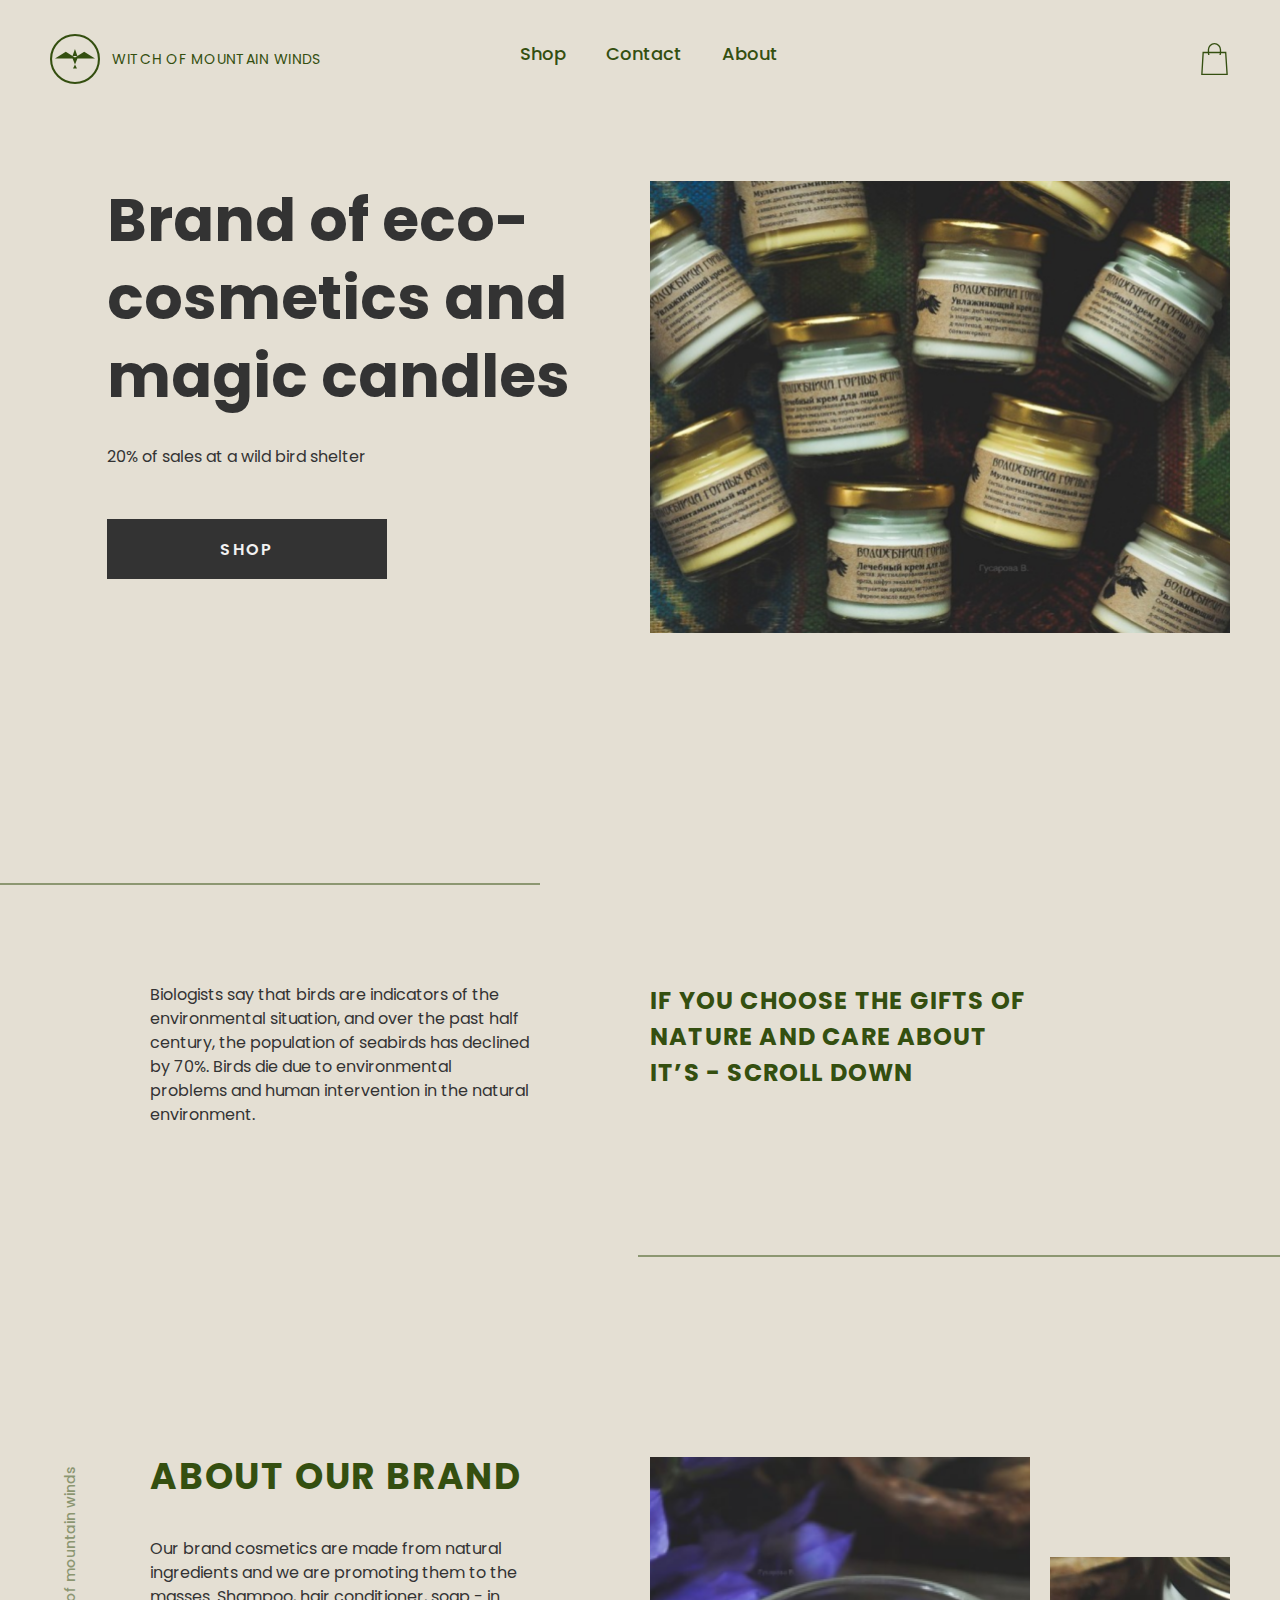
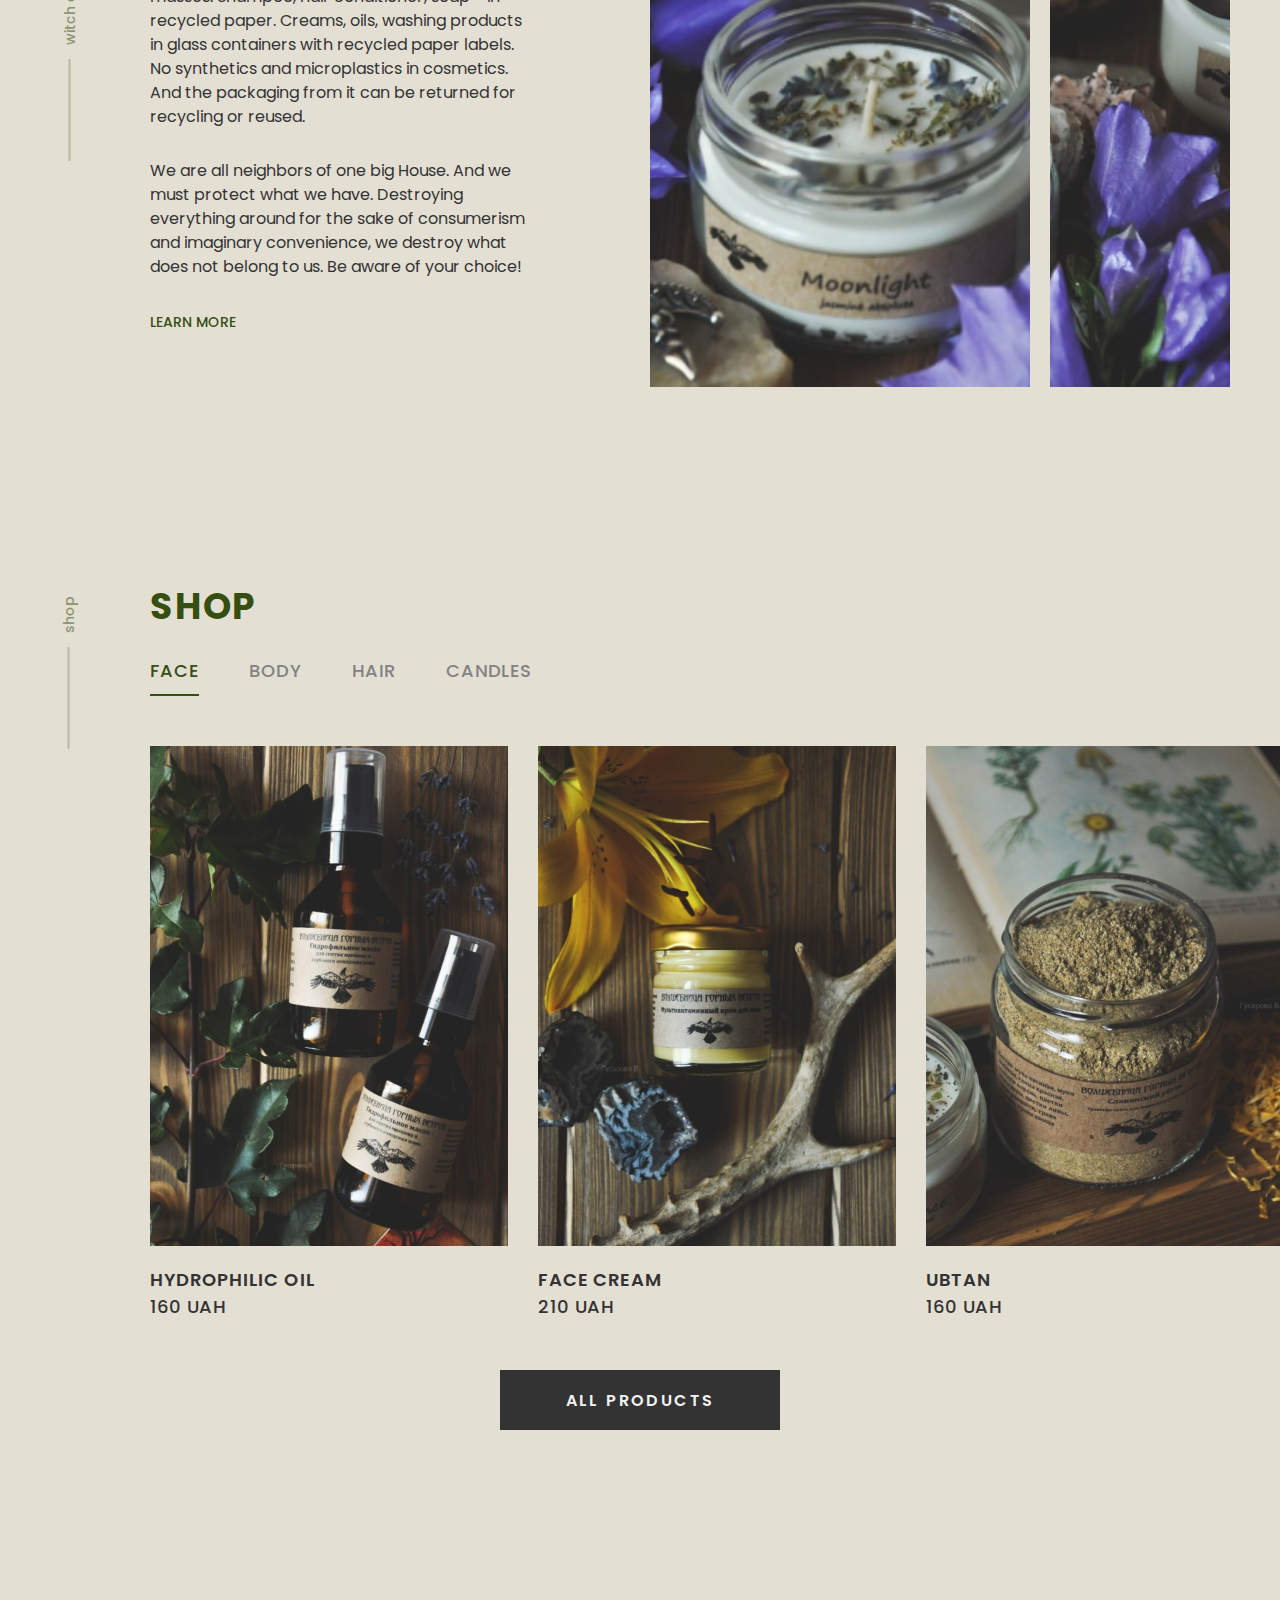
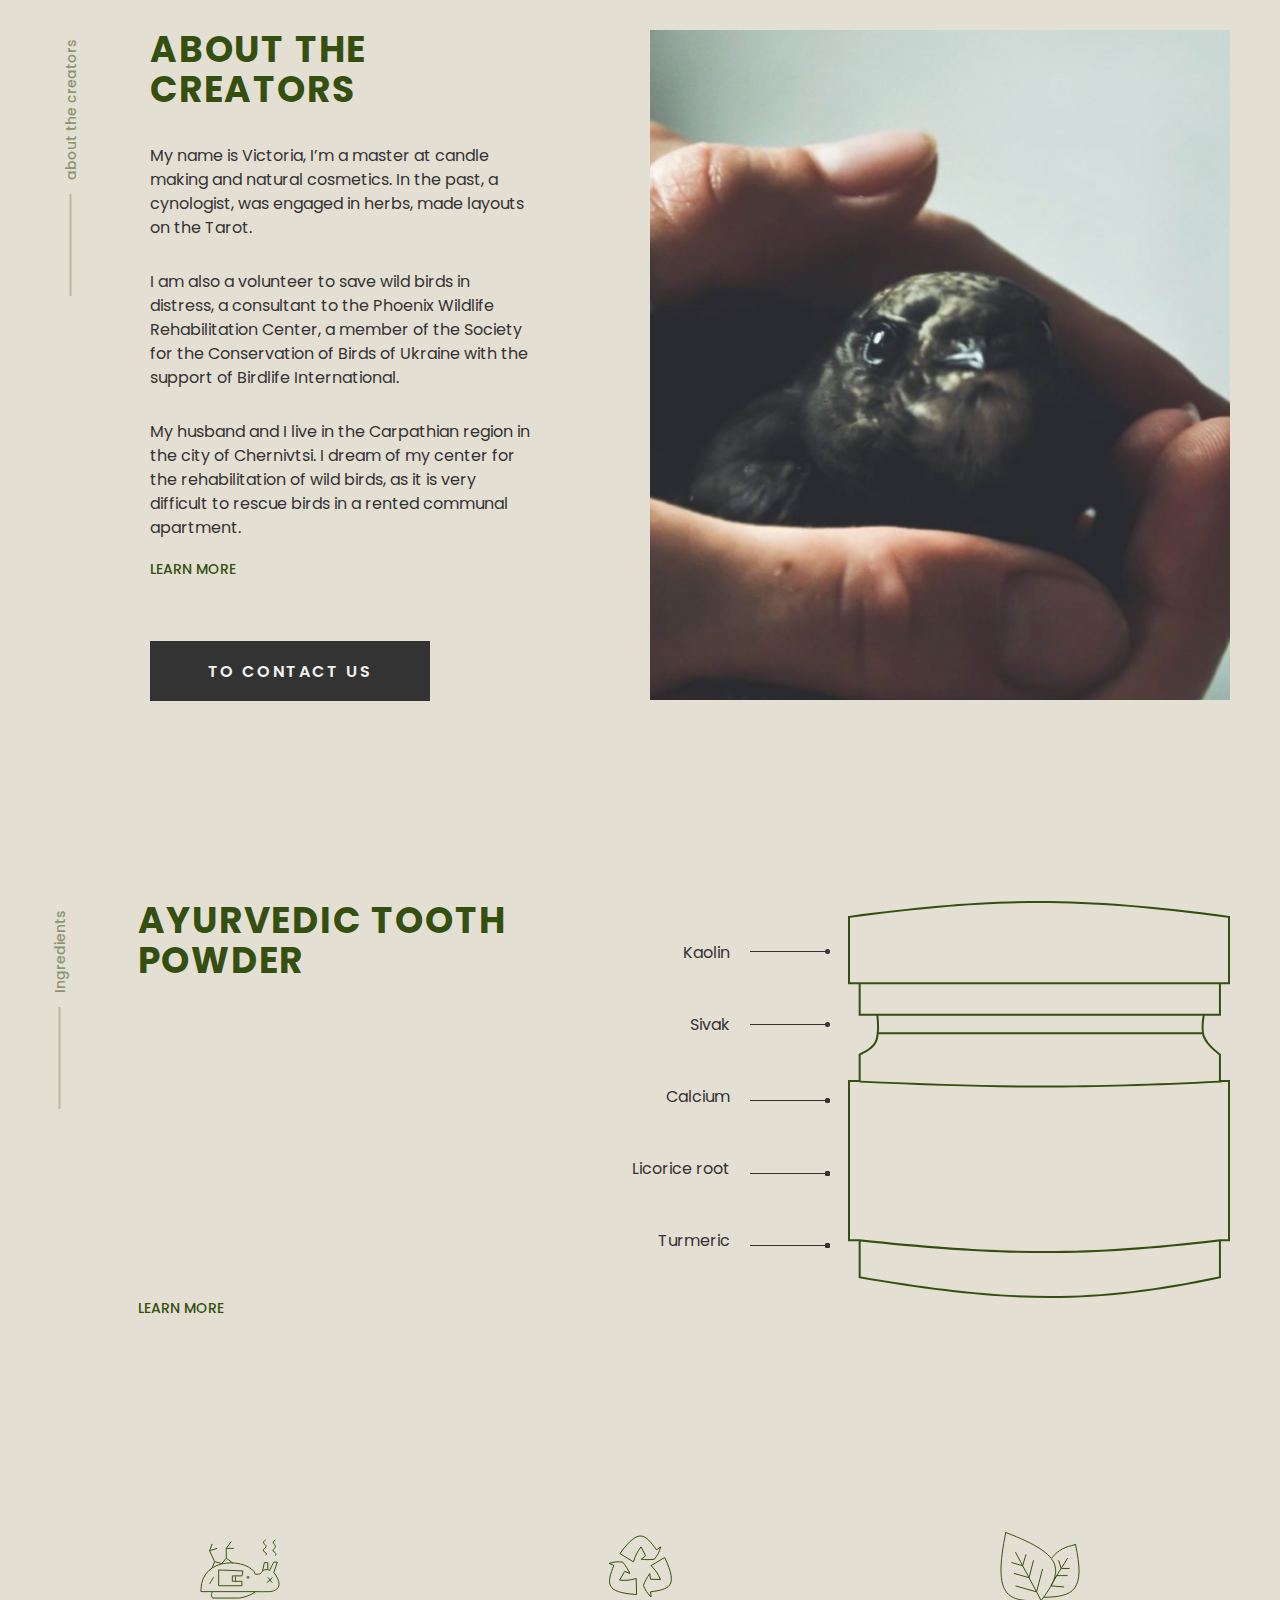
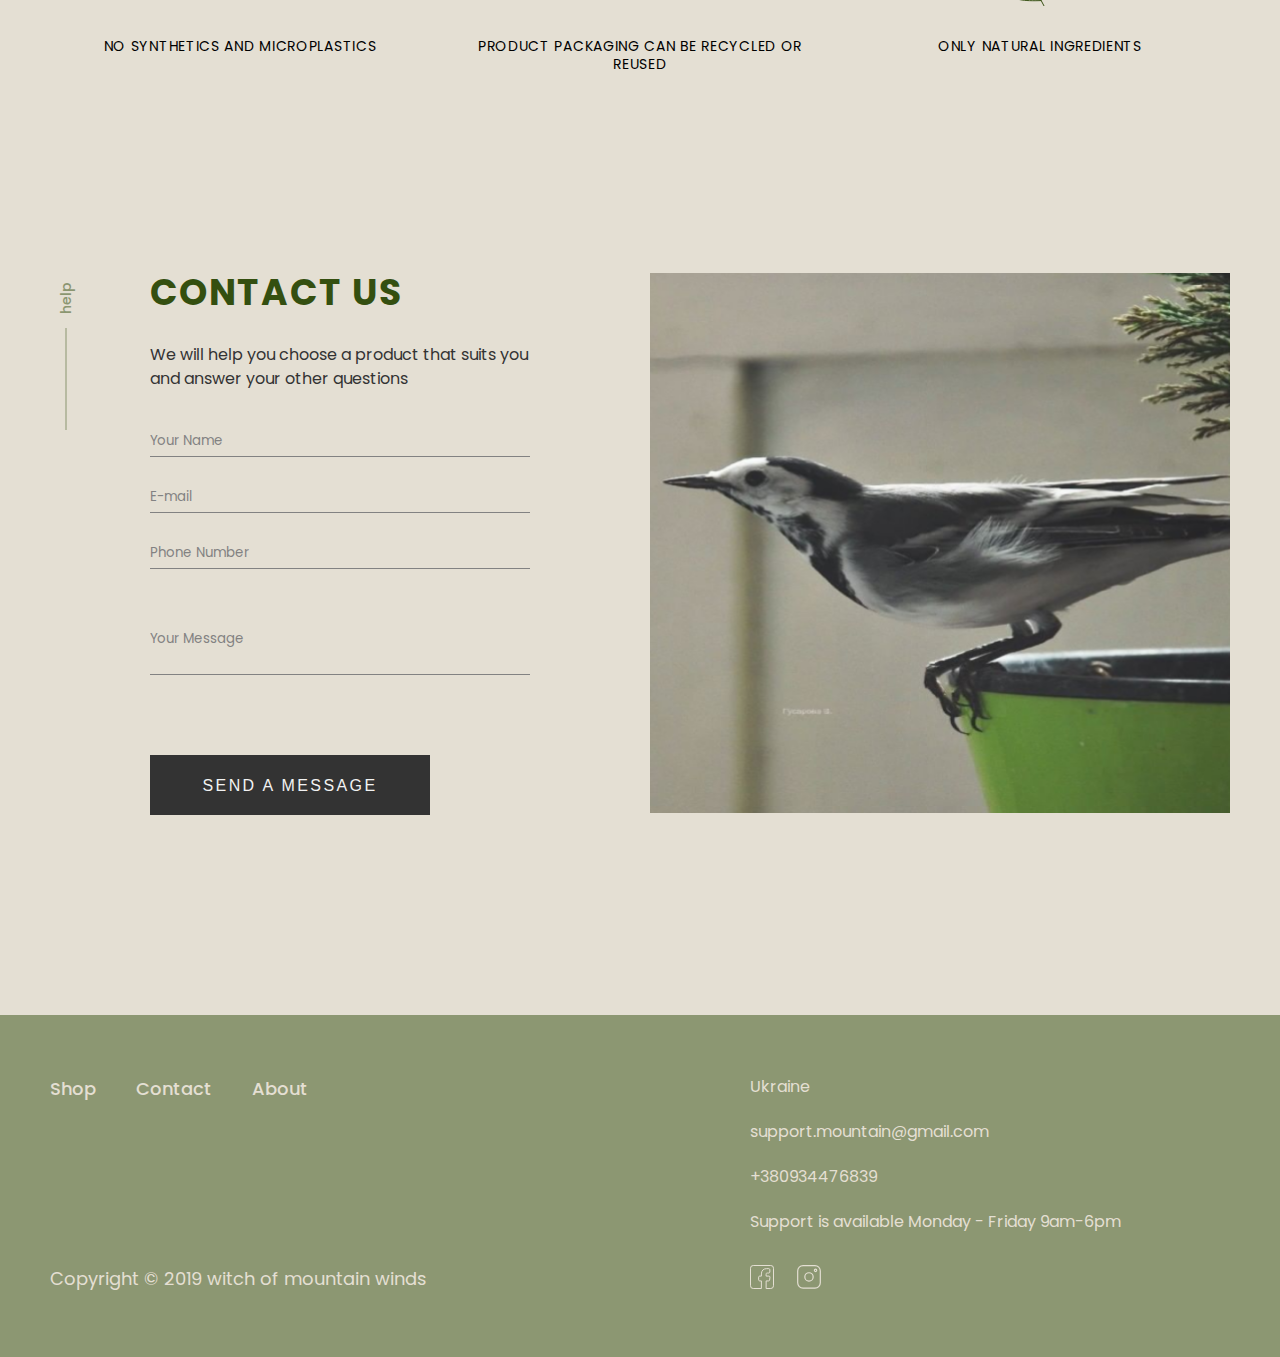
<file: index.html>
<!DOCTYPE html><html lang="en" class="page"><head><meta charset="UTF-8"><meta name="viewport" content="width=device-width, initial-scale=1.0"><link rel="stylesheet" href="main.cb624dec.css"><title>Eco-cosmetics</title><link rel="preconnect" href="https://fonts.googleapis.com"><link rel="preconnect" href="https://fonts.gstatic.com"><link href="https://fonts.googleapis.com/css2?family=Poppins:wght@400;500;600&display=swap" rel="stylesheet"><link rel="shortcut icon" href="logomobile.1533840d.svg" type="image/x-icon"></head><body class="page__body"> <header class="header page__section"> <div class="container"> <div class="grid grid--not-tablet"> <div class="header__nav grid__item grid__item--desktop-1-12"> <a href="#menu" class="icon icon--menu icon--menu-desktop"></a> <a href="#" class="logo logo--desktop"></a> <div class="header__nav--desktop"> <a href="#shop" class="header__menu"> Shop </a> <a href="#contact" class="header__menu"> Contact </a> <a href="#about" class="header__menu"> About </a> </div> <a href="#basket" class="icon icon--basket"></a> </div> <img src="header.d281a70f.png" alt="Image" class="header__image grid__item grid__item--desktop-7-12"> <div class="header__content grid__item grid__item--desktop-1-6 grid__item--desktop-row-2-2"> <h1 class="header__title"> Brand of eco-cosmetics and magic candles </h1> <p class="header__paragraph"> 20% of sales at a wild bird shelter </p> <a href="#shop" class="header__button button"> shop </a> </div> </div> </div> </header> <nav id="menu" class="menu page__menu"> <div class="container"> <div class="menu__nav"> <a href="#" class="icon icon--cross"> <svg width="15" height="15" fill="none" xmlns="http://www.w3.org/2000/svg"><path fill-rule="evenodd" clip-rule="evenodd" d="M7.452 6.726L.726 0 .02.707l6.726 6.726L0 14.178l.707.707L7.452 8.14l6.71 6.71.706-.708L8.16 7.433l6.69-6.69-.707-.707-6.69 6.69z" fill="#344F10"/></svg> </a> </div> <div class="menu__content"> <a href="#shop" class="menu__item"> Shop </a> <a href="#contact" class="menu__item"> Contact </a> <a href="#about" class="menu__item"> About </a> </div> </div> </nav> <main> <div class="info page__section"> <div class="container"> <div class="grid grid--not-tablet"> <h3 class="info__title page__title grid__item grid__item--desktop-7-10 grid__item--desktop-row-1-1"> if you choose the gifts of nature and care about it’s - scroll down </h3> <p class="info__paragraph page__paragraph grid__item grid__item--desktop-2-5 grid__item--desktop-row-1-1"> Biologists say that birds are indicators of the environmental situation, and over the past half century, the population of seabirds has declined by 70%. Birds die due to environmental problems and human intervention in the natural environment. </p> </div> </div> </div> <div id="about" class="about page__section"> <div class="container"> <p class="about__side-text side-text">witch of mountain winds</p> <div class="grid grid--not-phone"> <div class="about__content grid__item grid__item--tablet-1-3 grid__item--desktop-2-5"> <h2 class="about__title page__title"> about our brand </h2> <p class="about__paragraph page__paragraph"> Our brand cosmetics are made from natural ingredients and we are promoting them to the masses. Shampoo, hair conditioner, soap - in recycled paper. Creams, oils, washing products in glass containers with recycled paper labels. No synthetics and microplastics in cosmetics. And the packaging from it can be returned for recycling or reused. </p> <p class="about__paragraph about__paragraph--desktop page__paragraph"> We are all neighbors of one big House. And we must protect what we have. Destroying everything around for the sake of consumerism and imaginary convenience, we destroy what does not belong to us. Be aware of your choice! </p> <a href="#" class="about__link page__link"> learn more </a> </div> <img src="about.e43d2396.png" alt="Image" class="about__image grid__item grid__item--tablet-4-6 grid__item--desktop-7-10"> <img src="about2.4cdce75a.png" alt="Image" class="about__image about__image--secondary grid__item grid__item--desktop-11-12"> </div> </div> </div> <div id="shop" class="shop page__section"> <div class="container"> <p class="shop__side-text side-text"> shop </p> <div class="grid grid--not-phone"> <div class="grid__item grid__item--tablet-1-3 grid__item--desktop-2-5"> <h2 class="shop__title page__title"> shop </h2> <div class="shop__tab"> <a class="shop__link page__link shop__link--active"> face </a> <a class="shop__link page__link"> body </a> <a class="shop__link page__link"> hair </a> <a class="shop__link page__link"> candles </a> </div> </div> <div class="shop__content shop__content--active grid__item grid__item--tablet-1-6 grid__item--desktop-2-12"> <div class="shop__place"> <div class="shop__image-container"> <img src="oil.4c4e037a.png" alt="Oil" class="shop__image"> </div> <a href="oil.html" class="shop__item shop__item--name"> Hydrophilic oil </a> <p class="shop__item shop__item--price"> 160 UAH </p> </div> <div class="shop__place shop__place--2"> <div class="shop__image-container"> <img src="shop3.37f8a9b7.png" alt="Face cream" class="shop__image"> </div> <a class="shop__item shop__item--name"> Face cream </a> <p class="shop__item shop__item--price"> 210 UAH </p> </div> <div class="shop__place shop__place--3"> <div class="shop__image-container"> <img src="ubtan.16649858.png" alt="Oil" class="shop__image shop__image--last"> </div> <a class="shop__item shop__item--name"> ubtan </a> <p class="shop__item shop__item--price"> 160 UAH </p> </div> </div> </div> <a href="#" class="shop__button button grid__item grid__item--tablet-2-5 grid__item--desktop-5-8"> all products </a> </div> </div> <div class="about-creators page__section"> <div class="container"> <p class="about-creators__side-text side-text">about the creators</p> <div class="grid grid--not-phone"> <div class="about-creators__content grid__item grid__item--tablet-1-3 grid__item--desktop-2-5"> <h2 class="about-creators__title page__title"> about the creators </h2> <p class="about-creators__paragraph page__paragraph"> My name is Victoria, I’m a master at candle making and natural cosmetics. In the past, a cynologist, was engaged in herbs, made layouts on the Tarot. </p> <p class="about-creators__paragraph page__paragraph about-creators__paragraph--2"> I am also a volunteer to save wild birds in distress, a consultant to the Phoenix Wildlife Rehabilitation Center, a member of the Society for the Conservation of Birds of Ukraine with the support of Birdlife International. </p> <p class="about-creators__paragraph page__paragraph about-creators__paragraph--3"> My husband and I live in the Carpathian region in the city of Chernivtsi. I dream of my center for the rehabilitation of wild birds, as it is very difficult to rescue birds in a rented communal apartment. </p> <a href="#" class="about-creators__link page__link"> learn more </a> <a href="#contact" class="button"> to contact us </a> </div> <img src="creators.f3786613.png" alt="image" class="about-creators__image grid__item grid__item--tablet-4-6 grid__item--desktop-7-12"> </div> </div> </div> <div class="tooth-powder page__section"> <div class="container"> <div class="grid grid--not-tablet"> <p class="tooth-powder__side-text side-text"> Ingredients </p> <div class="grid__item grid__item--desktop-2-6"> <h2 class="tooth-powder__title page__title"> Ayurvedic Tooth <br> Powder </h2> </div> <div class="tooth-powder__content grid__item grid__item--desktop-7-8"> <p class="tooth-powder__ingridient"> Kaolin </p> <p class="tooth-powder__ingridient"> Sivak </p> <p class="tooth-powder__ingridient"> Calcium </p> <p class="tooth-powder__ingridient"> Licorice root </p> <p class="tooth-powder__ingridient"> Turmeric </p> </div> <div class="tooth-powder__picture grid__item grid__item--desktop-9-12"> </div> <a href="#" class="tooth-powder__link page__link grid__item grid__item--desktop-2-3"> learn more </a> </div> </div> </div> <div class="advantages page__section"> <div class="container"> <div class="grid grid--not-phone"> <div class="advantages__place grid__item grid__item--tablet-1-2 grid__item--desktop-1-4"> <img src="Group 10.7251de11.svg" alt="Image" class="advantages__image"> <p class="advantages__paragraph"> No synthetics and microplastics </p> </div> <div class="advantages__place grid__item grid__item--tablet-3-4 grid__item--desktop-5-8"> <img src="Group 11.e0cbf5b6.svg" alt="Image" class="advantages__image"> <p class="advantages__paragraph"> product packaging can be recycled or reused </p> </div> <div class="advantages__place grid__item grid__item--tablet-5-6 grid__item--desktop-9-12"> <img src="Group 9.c4ef7462.svg" alt="Image" class="advantages__image"> <p class="advantages__paragraph"> only natural ingredients </p> </div> </div> </div> </div> <div id="contact" class="contact page__section"> <div class="container"> <div class="grid grid--not-phone"> <p class="contact__side-text side-text">help</p> <div class="contact__content grid__item grid__item--tablet-1-3 grid__item--desktop-2-5"> <h2 class="contact__title page__title"> contact us </h2> <p class="contact__paragraph page__paragraph"> We will help you choose a product that suits you and answer your other questions </p> <form action="#" method="get" class="contact__form form"> <input type="name" class="form__input" placeholder="Your Name" required> <input type="email" class="form__input" placeholder="E-mail" required> <input type="tel" class="form__input" placeholder="Phone Number" required> <textarea class="form__input form__input--textarea" placeholder="Your Message" required></textarea> <button class="button button--submit" type="submit"> send a message </button> </form> </div> <div class="grid__item grid__item--tablet-4-6 grid__item--desktop-7-12"> <img src="contact.49b86dea.png" alt="Image" class="contact__image"> </div> </div> </div> </div> </main> <footer class="footer"> <div class="container"> <div class="grid grid--not-phone"> <div class="footer__menu grid__item grid__item--tablet-1-3 grid__item--desktop-1-3"> <a href="#shop" class="footer__menu--link"> Shop </a> <a href="#contact" class="footer__menu--link"> Contact </a> <a href="#about" class="footer__menu--link"> About </a> </div> <div class="footer__socials grid__item grid__item--tablet-1-3 grid__item--desktop-8-10 grid__item--desktop-row-2-2"> <a href="https://facebook.com" class="icon icon--facebook" target="_blank"> <svg width="24" height="24" fill="none" xmlns="http://www.w3.org/2000/svg"><g clip-path="url(#clip0_21779_1127)"><path d="M20.766 23.5h-4.644l.013-7.576h2.463c.52 0 .957-.39 1.018-.905l.328-2.765a1.026 1.026 0 00-1.018-1.146H16.12V9.295c0-.503.076-.786.216-.953.124-.147.394-.31 1.08-.31h1.392c.566-.001 1.025-.46 1.025-1.027v-2.33c0-.567-.46-1.026-1.026-1.026H16.54c-1.484 0-2.786.454-3.718 1.376-.933.922-1.44 2.258-1.44 3.912v2.17H9.657c-.568 0-1.028.462-1.026 1.03v0l.01 2.765c.003.565.461 1.022 1.026 1.022h1.728L11.38 23.5H3.234A2.734 2.734 0 01.5 20.766V3.234A2.734 2.734 0 013.234.5h17.532A2.734 2.734 0 0123.5 3.234v17.532a2.734 2.734 0 01-2.734 2.734z" stroke="#344F10"/></g></svg> </a> <a href="https://instagram.com" class="icon icon--instagram" target="_blank"> </a> </div> <div class="footer__contacts grid__item grid__item--tablet-4-6 grid__item--tablet-row-1-1 grid__item--desktop-8-12"> <a href="https://goo.gl/maps/AjUwxC3xuXg6YEYq8" class="footer__contact" target="_blank"> Ukraine </a> <a href="mailto:support.mountain@gmail.com" type="e-mail" class="footer__contact"> support.mountain@gmail.com </a> <a href="tel:+380934476839" class="footer__contact"> +380934476839 </a> <p class="footer__contact footer__contact--last">Support is available Monday - Friday 9am-6pm</p> </div> <p class="footer__copyright grid__item grid__item--tablet-1-3 grid__item--desktop-1-7"> &#169; 2019 witch of mountain winds </p> </div> </div> </footer> <script type="text/javascript" src="main.3397ba80.js"></script> </body></html>
</file>
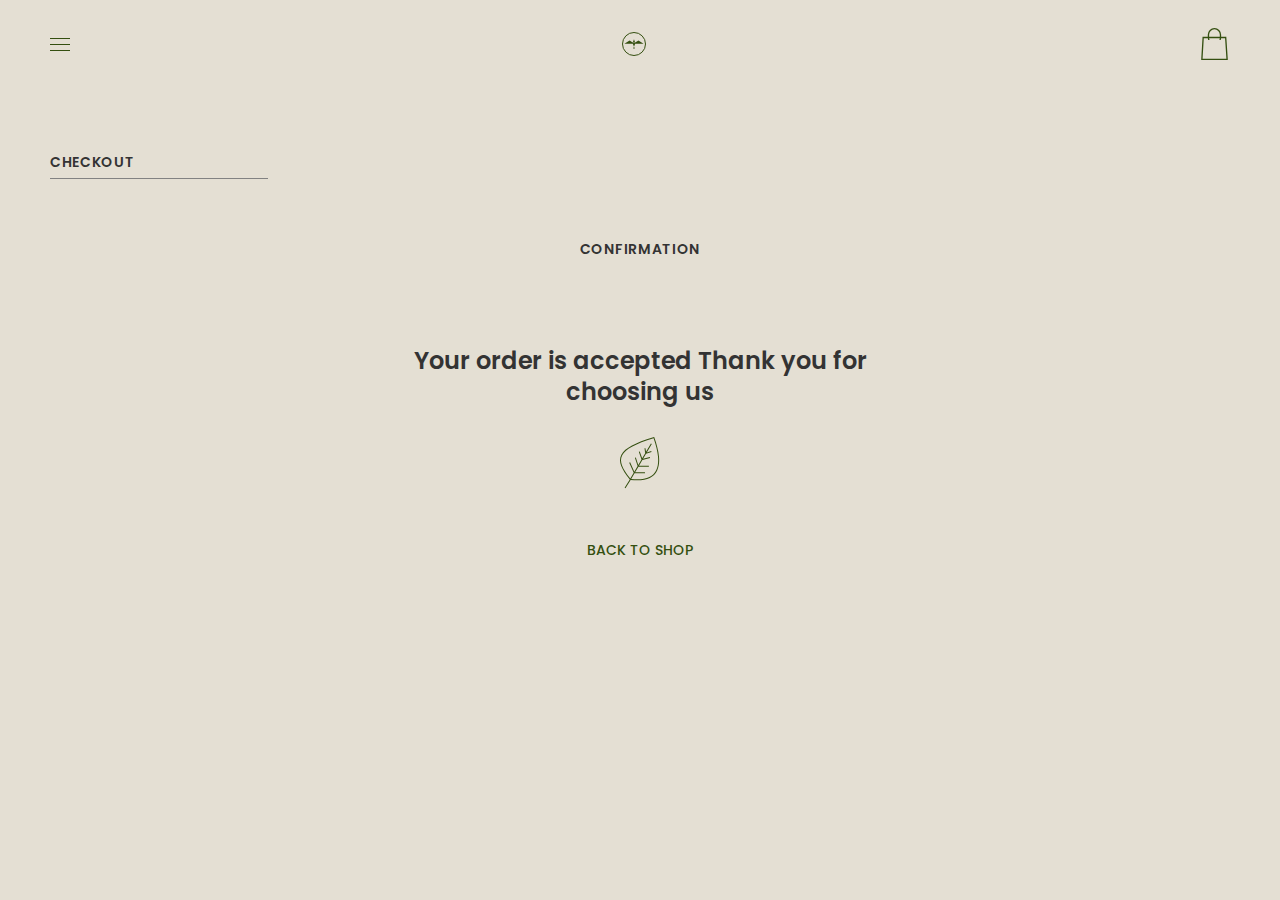
<file: confirmation.html>
<!DOCTYPE html><html lang="en" class="page"><head><meta charset="UTF-8"><meta name="viewport" content="width=device-width, initial-scale=1.0"><link rel="stylesheet" href="main.cb624dec.css"><title>Eco-cosmetics</title><link rel="preconnect" href="https://fonts.googleapis.com"><link rel="preconnect" href="https://fonts.gstatic.com"><link href="https://fonts.googleapis.com/css2?family=Poppins:wght@400;500;600&display=swap" rel="stylesheet"><link rel="shortcut icon" href="logomobile.1533840d.svg" type="image/x-icon"></head><body class="page__body"> <header class="header"> <div class="container"> <div class="header__nav"> <a href="#menu" class="icon icon--menu"></a> <a href="#" class="logo"></a> <a href="#basket" class="icon icon--basket"></a> </div> </div> </header> <nav id="menu" class="menu page__menu"> <div class="container"> <div class="menu__nav"> <a href="#" class="icon icon--cross"> <svg width="15" height="15" fill="none" xmlns="http://www.w3.org/2000/svg"><path fill-rule="evenodd" clip-rule="evenodd" d="M7.452 6.726L.726 0 .02.707l6.726 6.726L0 14.178l.707.707L7.452 8.14l6.71 6.71.706-.708L8.16 7.433l6.69-6.69-.707-.707-6.69 6.69z" fill="#344F10"/></svg> </a> </div> <div class="menu__content"> <a href="index.html#shop" class="menu__item"> Shop </a> <a href="index.html#contact" class="menu__item"> Contact </a> <a href="index.html#about" class="menu__item"> About </a> </div> </div> </nav> <main> <div class="checkout"> <div class="container"> <h3 class="checkout__title"> checkout </h3> <div class="checkout__element checkout__element--last"> <h3 class="checkout__title checkout__title--confirmation"> confirmation </h3> <h2 class="checkout__gratitude"> Your order is accepted Thank you for choosing us </h2> <img src="leaf.8a1fd771.svg" alt="image" class="checkout__image checkout__image--leaf"> <a href="index.html" class="checkout__link page__link"> back to shop </a> </div> </div> </div> </main> </body></html>
</file>
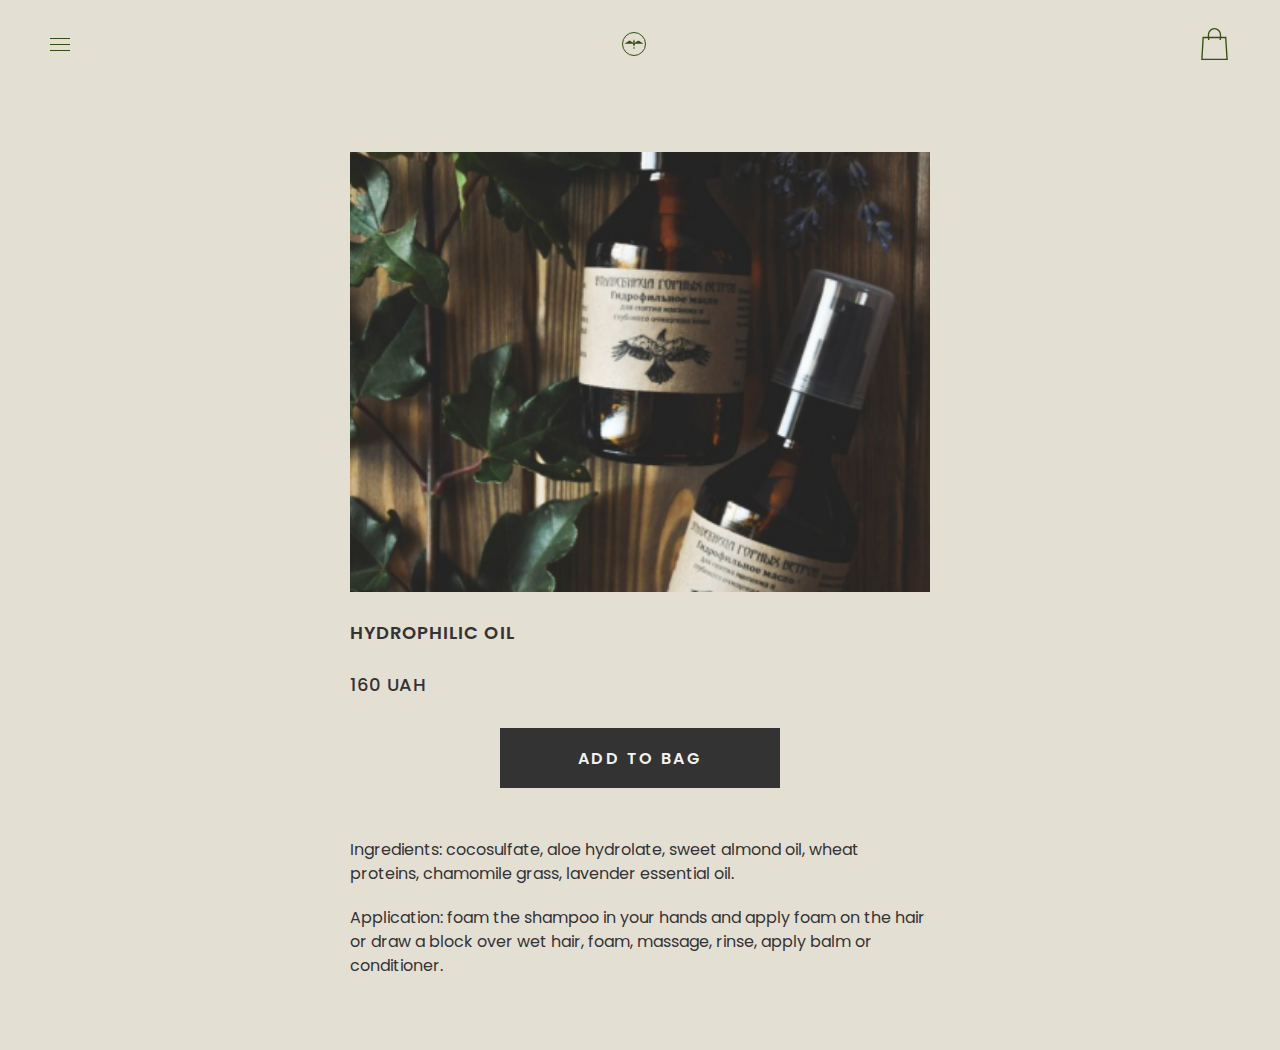
<file: oil.html>
<!DOCTYPE html><html lang="en" class="page"><head><meta charset="UTF-8"><meta name="viewport" content="width=device-width, initial-scale=1.0"><link rel="stylesheet" href="main.cb624dec.css"><title>Eco-cosmetics</title><link rel="preconnect" href="https://fonts.googleapis.com"><link rel="preconnect" href="https://fonts.gstatic.com"><link href="https://fonts.googleapis.com/css2?family=Poppins:wght@400;500;600&display=swap" rel="stylesheet"><link rel="shortcut icon" href="logomobile.1533840d.svg" type="image/x-icon"></head><body class="page__body"> <header class="header"> <div class="container"> <div class="header__nav"> <a href="#menu" class="icon icon--menu"></a> <a href="#" class="logo"></a> <a href="#basket" class="icon icon--basket"></a> </div> </div> </header> <nav id="menu" class="menu page__menu"> <div class="container"> <div class="menu__nav"> <a href="#" class="icon icon--cross"> <svg width="15" height="15" fill="none" xmlns="http://www.w3.org/2000/svg"><path fill-rule="evenodd" clip-rule="evenodd" d="M7.452 6.726L.726 0 .02.707l6.726 6.726L0 14.178l.707.707L7.452 8.14l6.71 6.71.706-.708L8.16 7.433l6.69-6.69-.707-.707-6.69 6.69z" fill="#344F10"/></svg> </a> </div> <div class="menu__content"> <a href="index.html#shop" class="menu__item"> Shop </a> <a href="index.html#contact" class="menu__item"> Contact </a> <a href="index.html#about" class="menu__item"> About </a> </div> </div> </nav> <main> <div class="item-page"> <div class="container"> <div class="grid grid--not-phone"> <div class="grid__item grid__item--tablet-2-5 grid__item--desktop-4-9"> <div class="item-page__element"> <div class="item-page__title"> <a href="oil.html" class="item-page__name shop__item"> Hydrophilic oil </a> <p class="item-page__price shop__item shop__item--price"> 160 UAH </p> </div> <div class="item-page__image-container"> <img src="oil.4c4e037a.png" alt="Oil" class="item-page__image"> </div> </div> <a href="shipping.html" class="button item-page__button"> add to bag </a> <p class="page__paragraph item-page__paragraph"> Ingredients: cocosulfate, aloe hydrolate, sweet almond oil, wheat proteins, chamomile grass, lavender essential oil. </p> <p class="page__paragraph item-page__paragraph"> Application: foam the shampoo in your hands and apply foam on the hair or draw a block over wet hair, foam, massage, rinse, apply balm or conditioner. </p> </div> </div> </div> </div> </main> </body></html>
</file>
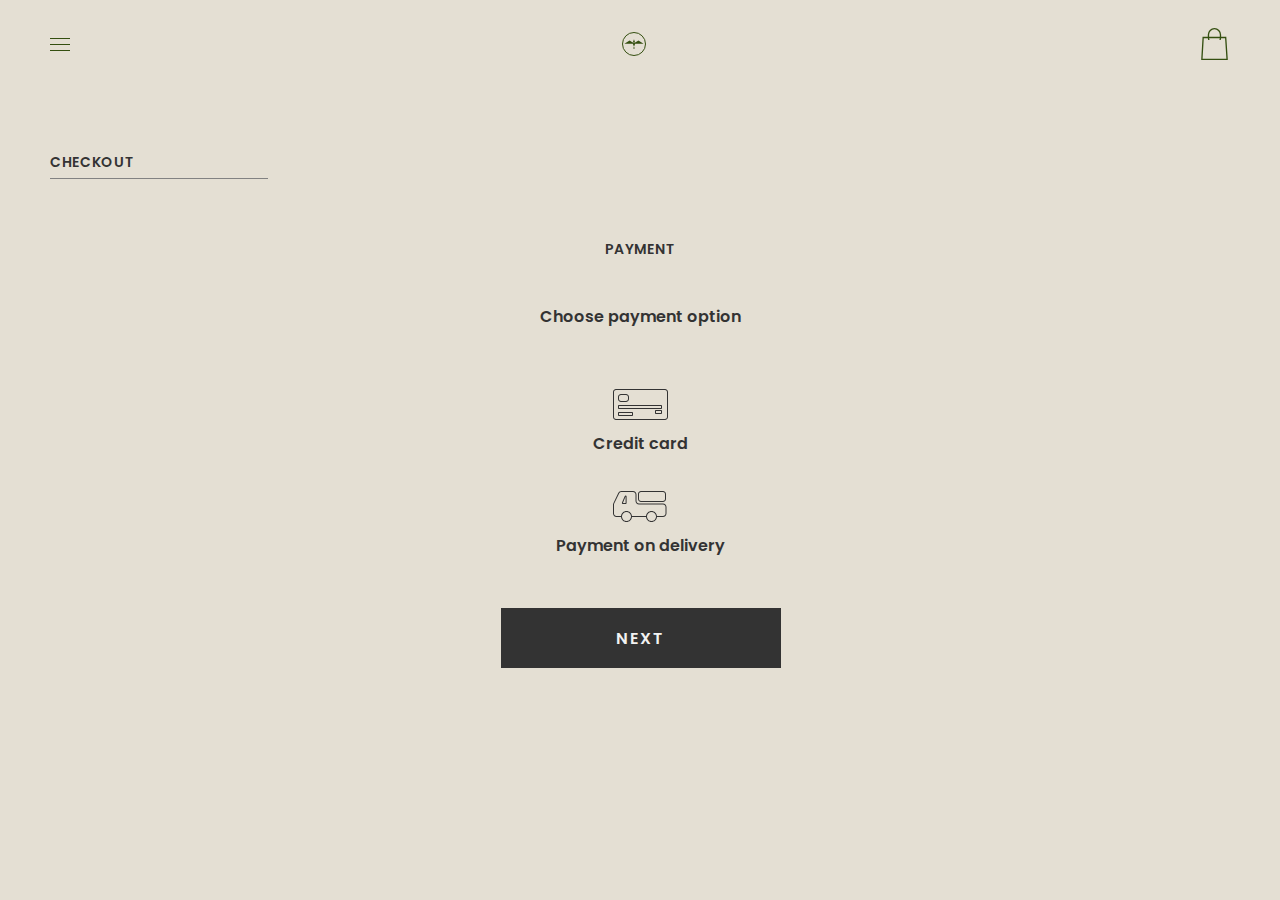
<file: payment.html>
<!DOCTYPE html><html lang="en" class="page"><head><meta charset="UTF-8"><meta name="viewport" content="width=device-width, initial-scale=1.0"><link rel="stylesheet" href="main.cb624dec.css"><title>Eco-cosmetics</title><link rel="preconnect" href="https://fonts.googleapis.com"><link rel="preconnect" href="https://fonts.gstatic.com"><link href="https://fonts.googleapis.com/css2?family=Poppins:wght@400;500;600&display=swap" rel="stylesheet"><link rel="shortcut icon" href="logomobile.1533840d.svg" type="image/x-icon"></head><body class="page__body"> <header class="header"> <div class="container"> <div class="header__nav"> <a href="#menu" class="icon icon--menu"></a> <a href="#" class="logo"></a> <a href="#basket" class="icon icon--basket"></a> </div> </div> </header> <nav id="menu" class="menu page__menu"> <div class="container"> <div class="menu__nav"> <a href="#" class="icon icon--cross"> <svg width="15" height="15" fill="none" xmlns="http://www.w3.org/2000/svg"><path fill-rule="evenodd" clip-rule="evenodd" d="M7.452 6.726L.726 0 .02.707l6.726 6.726L0 14.178l.707.707L7.452 8.14l6.71 6.71.706-.708L8.16 7.433l6.69-6.69-.707-.707-6.69 6.69z" fill="#344F10"/></svg> </a> </div> <div class="menu__content"> <a href="index.html#shop" class="menu__item"> Shop </a> <a href="index.html#contact" class="menu__item"> Contact </a> <a href="index.html#about" class="menu__item"> About </a> </div> </div> </nav> <main> <div class="checkout"> <div class="container"> <h3 class="checkout__title"> checkout </h3> <div class="checkout__element"> <h3 class="checkout__title checkout__title--shipping"> payment </h3> <form action="#" class="checkout__payment-method"> <p class="checkout__payment-options checkout__payment-options--first"> Choose payment option </p> <input type="checkbox" class="checkout__checkbox" id="card"> <img src="Union.8a48bd99.svg" alt="image" class="checkout__image"> <label for="card" class="checkout__payment-options checkout__payment-options--second"> Credit card </label> <input type="checkbox" class="checkout__checkbox" id="delivery"> <img src="payment2.bd0a6c30.svg" alt="image" class="checkout__image"> <label for="delivery" class="checkout__payment-options checkout__payment-options--third"> Payment on delivery </label> </form> <a href="confirmation.html" class="button"> next </a> </div> </div> </div> </main> </body></html>
</file>
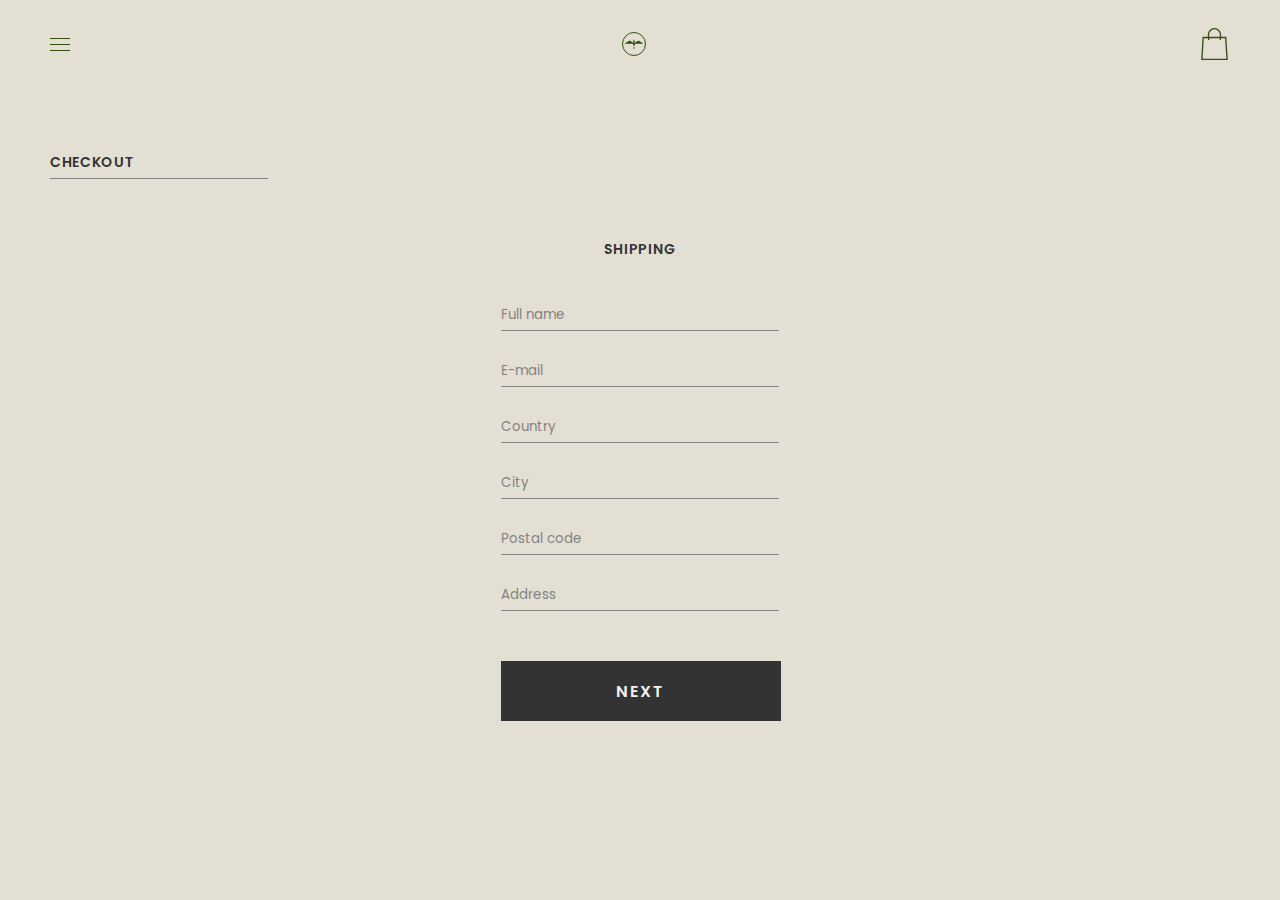
<file: shipping.html>
<!DOCTYPE html><html lang="en" class="page"><head><meta charset="UTF-8"><meta name="viewport" content="width=device-width, initial-scale=1.0"><link rel="stylesheet" href="main.cb624dec.css"><title>Eco-cosmetics</title><link rel="preconnect" href="https://fonts.googleapis.com"><link rel="preconnect" href="https://fonts.gstatic.com"><link href="https://fonts.googleapis.com/css2?family=Poppins:wght@400;500;600&display=swap" rel="stylesheet"><link rel="shortcut icon" href="logomobile.1533840d.svg" type="image/x-icon"></head><body class="page__body"> <header class="header"> <div class="container"> <div class="header__nav"> <a href="#menu" class="icon icon--menu"></a> <a href="#" class="logo"></a> <a href="#basket" class="icon icon--basket"></a> </div> </div> </header> <nav id="menu" class="menu page__menu"> <div class="container"> <div class="menu__nav"> <a href="#" class="icon icon--cross"> <svg width="15" height="15" fill="none" xmlns="http://www.w3.org/2000/svg"><path fill-rule="evenodd" clip-rule="evenodd" d="M7.452 6.726L.726 0 .02.707l6.726 6.726L0 14.178l.707.707L7.452 8.14l6.71 6.71.706-.708L8.16 7.433l6.69-6.69-.707-.707-6.69 6.69z" fill="#344F10"/></svg> </a> </div> <div class="menu__content"> <a href="index.html#shop" class="menu__item"> Shop </a> <a href="index.html#contact" class="menu__item"> Contact </a> <a href="index.html#about" class="menu__item"> About </a> </div> </div> </nav> <main> <div class="checkout"> <div class="container"> <h3 class="checkout__title"> checkout </h3> <div class="checkout__element"> <h3 class="checkout__title checkout__title--shipping"> shipping </h3> <form action="#" method="get" class="form checkout__form"> <input type="text" class="form__input" placeholder="Full name" required> <input type="email" class="form__input" placeholder="E-mail" required> <input type="text" class="form__input" placeholder="Country" required> <input type="text" class="form__input" placeholder="City" required> <input type="number" class="form__input" placeholder="Postal code" required> <input type="text" class="form__input" placeholder="Address" required> </form> <a href="payment.html" class="button"> next </a> </div> </div> </div> </main> </body></html>
</file>
<file: main.cb624dec.css>
.icon,.logo{background-position:50%;background-repeat:no-repeat;background-size:contain}*{margin:0}.page{font-family:Poppins,sans-serif;font-weight:600;background-color:#e4dfd3;color:#333;scroll-behavior:smooth}.page__body--with-menu{overflow:hidden}.page__section{margin-bottom:100px}@media (min-width:640px){.page__section{margin-bottom:130px}}@media (min-width:1280px){.page__section{margin-bottom:200px}}.page__menu{position:fixed;top:0;right:0;transform:translateX(-100%);transition:transform .3s}@media (min-width:1280px){.page__menu{display:none}}.page__menu:target{transform:translateX(0)}.page__title{font-size:24px;line-height:36px;letter-spacing:.05em;text-transform:uppercase;color:#344f10}@media (min-width:1280px){.page__title{font-size:36px;line-height:40px}}.page__paragraph{font-weight:400;font-size:14px;line-height:21px;color:#333}@media (min-width:640px){.page__paragraph{font-size:16px;line-height:24px}}.page__link{text-decoration:none;text-transform:uppercase;font-weight:500;font-size:14px;line-height:18px;color:#344f10;padding-bottom:10px;border-bottom:2px solid transparent;transition:all .3s}.page__link:hover{border-bottom:2px solid #344f10}.container{margin:0 auto;max-width:1280px;padding:0 20px;position:relative}@media (min-width:640px){.container{padding:0 27px}}@media (min-width:1280px){.container{padding:0 50px}}.container--checkout{padding:0 20px}.grid{display:grid;grid-template-columns:repeat(2,1fr);column-gap:20px}@media (min-width:640px){.grid{grid-template-columns:repeat(6,1fr);column-gap:30px}}@media (min-width:1280px){.grid{grid-template-columns:repeat(12,1fr);column-gap:20px}}.grid--not-phone{display:block}@media (min-width:640px){.grid--not-phone{display:grid}}.grid--not-tablet{display:block}@media (min-width:1280px){.grid--not-tablet{display:grid}}.grid__item{margin:0}@media (min-width:640px){.grid__item--tablet-1-1{grid-column:1/2}.grid__item--tablet-1-2{grid-column:1/3}.grid__item--tablet-1-3{grid-column:1/4}.grid__item--tablet-1-4{grid-column:1/5}.grid__item--tablet-1-5{grid-column:1/6}.grid__item--tablet-1-6{grid-column:1/7}.grid__item--tablet-2-2{grid-column:2/3}.grid__item--tablet-2-3{grid-column:2/4}.grid__item--tablet-2-4{grid-column:2/5}.grid__item--tablet-2-5{grid-column:2/6}.grid__item--tablet-2-6{grid-column:2/7}.grid__item--tablet-3-3{grid-column:3/4}.grid__item--tablet-3-4{grid-column:3/5}.grid__item--tablet-3-5{grid-column:3/6}.grid__item--tablet-3-6{grid-column:3/7}.grid__item--tablet-4-4{grid-column:4/5}.grid__item--tablet-4-5{grid-column:4/6}.grid__item--tablet-4-6{grid-column:4/7}.grid__item--tablet-5-5{grid-column:5/6}.grid__item--tablet-5-6{grid-column:5/7}.grid__item--tablet-6-6{grid-column:6/7}}@media (min-width:640px){.grid__item--tablet-row-1-1{grid-row:1/1}.grid__item--tablet-row-1-2{grid-row:1/2}.grid__item--tablet-row-1-3{grid-row:1/3}.grid__item--tablet-row-1-4{grid-row:1/4}.grid__item--tablet-row-1-5{grid-row:1/5}.grid__item--tablet-row-2-2{grid-row:2/2}.grid__item--tablet-row-2-3{grid-row:2/3}.grid__item--tablet-row-2-4{grid-row:2/4}.grid__item--tablet-row-2-5{grid-row:2/5}.grid__item--tablet-row-3-3{grid-row:3/3}.grid__item--tablet-row-3-4{grid-row:3/4}.grid__item--tablet-row-3-5{grid-row:3/5}.grid__item--tablet-row-4-4{grid-row:4/4}.grid__item--tablet-row-4-5{grid-row:4/5}.grid__item--tablet-row-5-5{grid-row:5/5}}@media (min-width:1280px){.grid__item--desktop-row-1-1{grid-row:1/1}.grid__item--desktop-row-1-2{grid-row:1/2}.grid__item--desktop-row-1-3{grid-row:1/3}.grid__item--desktop-row-1-4{grid-row:1/4}.grid__item--desktop-row-1-5{grid-row:1/5}.grid__item--desktop-row-2-2{grid-row:2/2}.grid__item--desktop-row-2-3{grid-row:2/3}.grid__item--desktop-row-2-4{grid-row:2/4}.grid__item--desktop-row-2-5{grid-row:2/5}.grid__item--desktop-row-3-3{grid-row:3/3}.grid__item--desktop-row-3-4{grid-row:3/4}.grid__item--desktop-row-3-5{grid-row:3/5}.grid__item--desktop-row-4-4{grid-row:4/4}.grid__item--desktop-row-4-5{grid-row:4/5}.grid__item--desktop-row-5-5{grid-row:5/5}}@media (min-width:1280px){.grid__item--desktop-1-1{grid-column:1/2}.grid__item--desktop-1-2{grid-column:1/3}.grid__item--desktop-1-3{grid-column:1/4}.grid__item--desktop-1-4{grid-column:1/5}.grid__item--desktop-1-5{grid-column:1/6}.grid__item--desktop-1-6{grid-column:1/7}.grid__item--desktop-1-7{grid-column:1/8}.grid__item--desktop-1-8{grid-column:1/9}.grid__item--desktop-1-9{grid-column:1/10}.grid__item--desktop-1-10{grid-column:1/11}.grid__item--desktop-1-11{grid-column:1/12}.grid__item--desktop-1-12{grid-column:1/13}.grid__item--desktop-2-2{grid-column:2/3}.grid__item--desktop-2-3{grid-column:2/4}.grid__item--desktop-2-4{grid-column:2/5}.grid__item--desktop-2-5{grid-column:2/6}.grid__item--desktop-2-6{grid-column:2/7}.grid__item--desktop-2-7{grid-column:2/8}.grid__item--desktop-2-8{grid-column:2/9}.grid__item--desktop-2-9{grid-column:2/10}.grid__item--desktop-2-10{grid-column:2/11}.grid__item--desktop-2-11{grid-column:2/12}.grid__item--desktop-2-12{grid-column:2/13}.grid__item--desktop-3-3{grid-column:3/4}.grid__item--desktop-3-4{grid-column:3/5}.grid__item--desktop-3-5{grid-column:3/6}.grid__item--desktop-3-6{grid-column:3/7}.grid__item--desktop-3-7{grid-column:3/8}.grid__item--desktop-3-8{grid-column:3/9}.grid__item--desktop-3-9{grid-column:3/10}.grid__item--desktop-3-10{grid-column:3/11}.grid__item--desktop-3-11{grid-column:3/12}.grid__item--desktop-3-12{grid-column:3/13}.grid__item--desktop-4-4{grid-column:4/5}.grid__item--desktop-4-5{grid-column:4/6}.grid__item--desktop-4-6{grid-column:4/7}.grid__item--desktop-4-7{grid-column:4/8}.grid__item--desktop-4-8{grid-column:4/9}.grid__item--desktop-4-9{grid-column:4/10}.grid__item--desktop-4-10{grid-column:4/11}.grid__item--desktop-4-11{grid-column:4/12}.grid__item--desktop-4-12{grid-column:4/13}.grid__item--desktop-5-5{grid-column:5/6}.grid__item--desktop-5-6{grid-column:5/7}.grid__item--desktop-5-7{grid-column:5/8}.grid__item--desktop-5-8{grid-column:5/9}.grid__item--desktop-5-9{grid-column:5/10}.grid__item--desktop-5-10{grid-column:5/11}.grid__item--desktop-5-11{grid-column:5/12}.grid__item--desktop-5-12{grid-column:5/13}.grid__item--desktop-6-6{grid-column:6/7}.grid__item--desktop-6-7{grid-column:6/8}.grid__item--desktop-6-8{grid-column:6/9}.grid__item--desktop-6-9{grid-column:6/10}.grid__item--desktop-6-10{grid-column:6/11}.grid__item--desktop-6-11{grid-column:6/12}.grid__item--desktop-6-12{grid-column:6/13}.grid__item--desktop-7-7{grid-column:7/8}.grid__item--desktop-7-8{grid-column:7/9}.grid__item--desktop-7-9{grid-column:7/10}.grid__item--desktop-7-10{grid-column:7/11}.grid__item--desktop-7-11{grid-column:7/12}.grid__item--desktop-7-12{grid-column:7/13}.grid__item--desktop-8-8{grid-column:8/9}.grid__item--desktop-8-9{grid-column:8/10}.grid__item--desktop-8-10{grid-column:8/11}.grid__item--desktop-8-11{grid-column:8/12}.grid__item--desktop-8-12{grid-column:8/13}.grid__item--desktop-9-9{grid-column:9/10}.grid__item--desktop-9-10{grid-column:9/11}.grid__item--desktop-9-11{grid-column:9/12}.grid__item--desktop-9-12{grid-column:9/13}.grid__item--desktop-10-10{grid-column:10/11}.grid__item--desktop-10-11{grid-column:10/12}.grid__item--desktop-10-12{grid-column:10/13}.grid__item--desktop-11-11{grid-column:11/12}.grid__item--desktop-11-12{grid-column:11/13}.grid__item--desktop-12-12{grid-column:12/13}}.header{overflow:hidden;padding:15px 0 0}@media (min-width:640px){.header{padding:28px 0 0}}.header__nav{display:flex;flex-direction:row;justify-content:space-between;align-items:center;margin-bottom:20px}@media (min-width:640px){.header__nav{display:grid;grid-template-columns:auto auto auto;justify-items:center;margin-bottom:36px}}@media (min-width:1280px){.header__nav{margin-bottom:92px;align-items:center}}.header__nav--desktop{display:none;gap:40px}@media (min-width:1280px){.header__nav--desktop{display:flex}}.header__menu{border-bottom:2px solid transparent;padding:12px 0 20px;font-weight:500;font-size:18px;line-height:27px;color:#344f10;text-transform:capitalize;text-decoration:none;transition:all .3s}.header__menu:hover{border-bottom:2px solid #344f10}.header__image{display:flex;position:relative;left:-20px;right:-20px;height:268px;object-fit:cover;width:108%;margin-bottom:25px}@media (min-width:640px){.header__image{height:500px;width:100%;left:0;right:0;margin-bottom:50px}}@media (min-width:1280px){.header__image{height:452px}}.header__content{display:flex;flex-direction:column;margin:0 auto;align-items:center}@media (min-width:640px){.header__content{width:466px}}@media (min-width:1280px){.header__content{align-items:start}}.header__title{font-size:24px;line-height:31px;text-align:center;margin-bottom:10px}@media (min-width:640px){.header__title{font-size:36px;line-height:54px}}@media (min-width:1280px){.header__title{font-size:60px;line-height:78px;margin-bottom:30px;text-align:left}}.header__paragraph{font-weight:400;font-size:16px;line-height:24px;text-align:center;margin-bottom:30px}@media (min-width:640px){.header__paragraph{margin-bottom:50px}}@media (min-width:1280px){.header__paragraph{text-align:left}}.logo{background-image:url(logomobile.1533840d.svg);height:24px;width:24px;transition:scale .3s}.logo:hover{scale:110%}@media (min-width:1280px){.logo--desktop{height:50px;width:50px;display:block;position:relative}.logo--desktop:after{content:"witch of mountain winds";display:block;width:max-content;position:absolute;right:-12px;top:50%;transform:translate(100%,-50%);text-transform:uppercase;font-size:14px;font-weight:400;line-height:18px;letter-spacing:.05em;color:#344f10}}.icon{height:24px;width:24px;transition:scale .3s}.icon:hover{scale:110%}@media (min-width:1280px){.icon{height:32px;width:32px}}.icon--menu{background-image:url(menu.f4f8c269.svg);display:block;height:14px;width:20px}@media (min-width:1280px){.icon--menu-desktop{display:none}}.icon--basket{background-image:url(basket.59a531b2.svg)}.icon--facebook path{stroke:#e4dfd3}.icon--instagram{background-image:url(instagram.c4f12c01.svg);height:25px;width:25px}.icon--cross path{fill:#e4dfd3}.button{box-sizing:border-box;display:flex;justify-content:center;align-items:center;background-color:#333;color:#f2f2f2;text-decoration:none;font-size:16px;line-height:21px;letter-spacing:.15em;text-transform:uppercase;width:100%;height:60px;transition:all .3s}@media (min-width:640px){.button{width:280px}}.button:hover{background-color:#e4dfd3;border:1px solid #333;color:#333}.button--submit{border:none}.menu{background-color:#333;padding:20px 0;height:100vh;width:100%;z-index:1;overflow:hidden}@media (min-width:640px){.menu{padding:28px 0}}.menu__nav{margin-bottom:45px}@media (min-width:640px){.menu__nav{margin-bottom:100px}}.menu__content{display:flex;flex-direction:column;align-items:center;gap:30px}@media (min-width:640px){.menu__content{gap:50px}}.menu__item{color:#e4dfd3;font-size:18px;line-height:24px;text-decoration:none;border-bottom:1px solid #828282;width:100%;text-align:center;padding-bottom:10px;transition:scale .3s}.menu__item:hover{scale:110%}@media (min-width:640px){.info{display:flex;align-items:center}}.info__title{font-size:18px;line-height:27px}@media (min-width:640px){.info__title{width:280px;text-align:center}}@media (min-width:1280px){.info__title{font-size:24px;line-height:36px;text-align:left;padding:100px 0 130px;width:100%}.info__title:after{content:"";border:1px solid #344f10;position:absolute;bottom:0;right:0;width:50%;opacity:.5;display:block}}.info__paragraph{display:none}@media (min-width:1280px){.info__paragraph{display:block;padding:100px 0 130px}.info__paragraph:before{content:"";border:1px solid #344f10;opacity:.5;position:absolute;top:0;left:0;display:block;width:42%}}.about__side-text{left:-20px}.about__title{margin-bottom:10px}@media (min-width:1280px){.about__title{margin-bottom:40px}}.about__paragraph{margin-bottom:30px}.about__paragraph--desktop{display:none}@media (min-width:1280px){.about__paragraph--desktop{display:block}}.about__image{display:none}@media (min-width:640px){.about__image{display:block;width:100%}}@media (min-width:1280px){.about__image{object-fit:cover;height:530px}}@media (min-width:640px){.about__image--secondary{display:none}}@media (min-width:1280px){.about__image--secondary{display:block;position:relative;width:100%;height:430px;top:100px}}.side-text{display:none;font-weight:500;font-size:14px;line-height:18px;color:#344f10;opacity:.5;transform:rotate(-90deg) translateX(-50%);width:fit-content;position:absolute}@media (min-width:1280px){.side-text{display:block}}.side-text:before{content:"";border:1px solid #344f10;width:100px;display:block;position:absolute;bottom:8px;left:-116px;opacity:.5}.shop{overflow:hidden}.shop__title{text-align:center;margin-bottom:20px}@media (min-width:640px){.shop__title{text-align:left;margin-bottom:10px}}@media (min-width:1280px){.shop__title{margin-bottom:30px}}.shop__tab{margin-bottom:15px;display:flex;justify-content:space-between}@media (min-width:640px){.shop__tab{justify-content:start;gap:24px;margin-bottom:25px}}@media (min-width:1280px){.shop__tab{gap:50px;margin-bottom:50px}}.shop__link{background-color:inherit;font-family:inherit;letter-spacing:.05em;border:none;border-bottom:2px solid transparent;color:#828282;cursor:pointer;transition:all .3s}@media (min-width:1280px){.shop__link{font-size:18px;line-height:27px}}.shop__link:hover{color:#344f10}.shop__link--active{color:#344f10;border-bottom:2px solid #344f10}.shop__content{margin-bottom:50px}@media (min-width:640px){.shop__content{display:flex;flex-direction:row;gap:30px}}@media (min-width:1280px){.shop__content{justify-content:space-between;position:relative;width:105%}}.shop__place{display:block;margin-bottom:30px}@media (min-width:640px){.shop__place{margin-bottom:0}}.shop__place--2{display:none}@media (min-width:1280px){.shop__place--2{display:block}}.shop__place--3{display:none}@media (min-width:640px){.shop__place--3{display:block}}.shop__image-container{width:100%;height:267px;margin-bottom:20px}@media (min-width:640px){.shop__image-container{min-height:300px;max-height:500px}}@media (min-width:1280px){.shop__image-container{height:500px}}.shop__image{display:block;position:relative;object-fit:cover;width:100vw;height:100%;left:-20px}@media (min-width:640px){.shop__image{left:0;right:0;max-width:100%;height:100%}}.shop__item{font-size:18px;line-height:27px;letter-spacing:.05em;text-transform:uppercase;color:#333;margin-bottom:10px;text-decoration:none}.shop__item--price{font-weight:500;margin-bottom:0}.shop__button{margin:0 auto}.about-creators__side-text{left:0}.about-creators__title{width:148px;margin-bottom:10px}@media (min-width:640px){.about-creators__title{width:fit-content}}@media (min-width:1280px){.about-creators__title{margin-bottom:34px}}.about-creators__content{display:flex;flex-direction:column}@media (min-width:1280px){.about-creators__content{height:fit-content}}.about-creators__paragraph{margin-bottom:20px}@media (min-width:640px){.about-creators__paragraph{margin-bottom:15px}}@media (min-width:1280px){.about-creators__paragraph{margin-bottom:30px;width:380px}}.about-creators__paragraph--2{margin-bottom:30px}@media (min-width:640px){.about-creators__paragraph--2{margin-bottom:20px}}@media (min-width:1280px){.about-creators__paragraph--2{margin-bottom:30px}}.about-creators__paragraph--3{display:none}@media (min-width:1280px){.about-creators__paragraph--3{display:block;margin-bottom:20px}}.about-creators__image{display:none;width:100%;height:100%;object-fit:cover}@media (min-width:640px){.about-creators__image{display:block}}@media (min-width:1280px){.about-creators__image{height:670px}}.about-creators__link{width:fit-content;margin-bottom:36px}@media (min-width:640px){.about-creators__link{margin-bottom:41px}}@media (min-width:1280px){.about-creators__link{margin-bottom:51px}}.tooth-powder__side-text{left:18px}.tooth-powder__title{margin-bottom:58px}@media (min-width:640px){.tooth-powder__title{margin-bottom:0}}.tooth-powder__content{display:flex;flex-direction:column;align-items:flex-end;gap:48px;margin-bottom:67px}@media (min-width:640px){.tooth-powder__content{margin-bottom:8px;position:relative;top:-30px}}@media (min-width:1280px){.tooth-powder__content{top:40px}}.tooth-powder__ingridient{font-weight:400;font-size:16px;line-height:24px;text-align:right;width:98px;margin-right:202px}@media (min-width:640px){.tooth-powder__ingridient{margin-right:380px}}@media (min-width:1280px){.tooth-powder__ingridient{margin-right:0}}.tooth-powder__picture{background-image:url(toothpowderphone.62955386.svg);background-repeat:no-repeat;background-size:contain;background-position:100%;height:395px;width:200px;bottom:48px;right:0;position:absolute}@media (min-width:640px){.tooth-powder__picture{background-image:url(toothpowdertablet.43ba155d.svg);width:380px;top:0;bottom:0;height:398px}}@media (min-width:1280px){.tooth-powder__picture{background-image:url(toothpowderdesktop.4d4be267.svg);position:relative;width:480px}}.tooth-powder__link{width:fit-content}.advantages__place{display:flex;flex-direction:column;align-items:center;justify-items:start;margin-bottom:50px}@media (min-width:640px){.advantages__place{margin-bottom:0}}.advantages__place:last-child{margin-bottom:0}.advantages__image{height:80px;width:80px;object-fit:contain;margin-bottom:20px;transition:scale .3s}@media (min-width:640px){.advantages__image{margin-bottom:28px}}.advantages__image:hover{scale:120%}.advantages__paragraph{font-weight:400;font-size:14px;line-height:18px;text-align:center;letter-spacing:.05em;text-transform:uppercase;color:#000}.contact__title{height:fit-content;margin-bottom:10px}@media (min-width:1280px){.contact__title{margin-bottom:30px}}.contact__paragraph{height:fit-content;margin-bottom:30px}@media (min-width:640px){.contact__paragraph{margin-bottom:20px}}@media (min-width:1280px){.contact__paragraph{margin-bottom:40px}}.contact__image{grid-row:1/4;display:none;object-fit:cover;position:center;width:100%;height:100%}@media (min-width:640px){.contact__image{display:block}}@media (min-width:1280px){.contact__image{max-height:540px}}.form{display:flex;flex-direction:column;gap:25px;text-transform:capitalize}@media (min-width:1280px){.form{gap:30px}}.form__input{box-sizing:border-box;background-color:#e4dfd3;outline:none;font-family:inherit;padding:0 0 5px;border:none;border-bottom:1px solid #828282}.form__input::placeholder{font-family:inherit;color:#828282}.form__input:focus{color:#333;border-bottom:1px solid #333}.form__input:valid{color:#344f10;border-bottom:1px solid #344f10}.form__input::grammar-error{color:#eb5757;border-bottom:1px solid #eb5757}.form__input--textarea{resize:none;white-space:normal;padding:0 0 5px;margin:20px 0 30px}@media (min-width:1280px){.form__input--textarea{margin:30px 0 50px}}.form__input--textarea::-webkit-scrollbar{width:5px;height:4px}.form__input--textarea::-webkit-scrollbar-track{background:#e4dfd3}.form__input--textarea::-webkit-scrollbar-thumb{background:#828282;border-radius:4px}.footer{background-color:#8c9772;padding:30px 0 40px}@media (min-width:640px){.footer{padding:30px 0}}@media (min-width:1280px){.footer{padding:60px 0}}.footer__menu{display:flex;flex-direction:column;gap:11px;margin-bottom:20px}@media (min-width:640px){.footer__menu{gap:15px}}@media (min-width:1280px){.footer__menu{flex-direction:row;gap:40px;margin-bottom:0}}.footer__menu--link{text-decoration:none;color:#e4dfd3;font-size:18px;font-weight:500;line-height:27px;text-transform:capitalize;border-bottom:1px solid transparent;height:fit-content;transition:all .3s}@media (min-width:640px){.footer__menu--link{font-size:14px;line-height:21px;font-weight:400}}@media (min-width:1280px){.footer__menu--link{font-size:18px;line-height:27px;font-weight:500}}.footer__menu--link:hover{border-bottom:1px solid #e4dfd3;width:fit-content}.footer__socials{display:flex;flex-direction:row;gap:20px;margin-bottom:40px}@media (min-width:640px){.footer__socials{margin-bottom:50px}}@media (min-width:1280px){.footer__socials{gap:14px;margin-bottom:0}}.footer__contacts{display:flex;flex-direction:column;gap:10px;margin-bottom:40px}@media (min-width:640px){.footer__contacts{gap:7px;margin-bottom:0}}@media (min-width:1280px){.footer__contacts{margin-bottom:30px;gap:20px;height:fit-content}}.footer__contact{text-decoration:none;color:#e4dfd3;font-size:14px;line-height:21px;font-weight:400;border-bottom:1px solid transparent;transition:all .3s;width:fit-content}@media (min-width:1280px){.footer__contact{font-size:16px;line-height:24px}}.footer__contact:hover{border-bottom:1px solid #e4dfd3}.footer__contact--last{cursor:default}.footer__contact--last:hover{border-bottom:1px solid transparent}.footer__copyright{font-size:14px;line-height:18px;color:#e4dfd3;text-align:center;width:198px;margin:0 auto}@media (min-width:640px){.footer__copyright{font-weight:400;text-align:left;width:fit-content;margin:0}}@media (min-width:1280px){.footer__copyright{font-size:18px;line-height:27px;display:inline-block}.footer__copyright:before{content:"Copyright"}}.item-page{height:100%;margin:0 auto;padding:0 0 72px}.item-page__element{display:flex;flex-direction:column}@media (min-width:640px){.item-page__element{flex-direction:column-reverse}}.item-page__title{display:flex;flex-direction:column}.item-page__name{margin-bottom:10px}@media (min-width:640px){.item-page__name{margin-bottom:25px}}.item-page__price{margin-bottom:20px}@media (min-width:640px){.item-page__price{margin-bottom:30px}}.item-page__image-container{height:248px;margin-bottom:30px}@media (min-width:640px){.item-page__image-container{height:440px;margin-bottom:27px}}.item-page__image{height:100%;width:100%;object-fit:cover}.item-page__button{margin:0 auto 50px}.item-page__paragraph{margin-bottom:20px}.item-page__paragraph:last-child{margin-bottom:0}.checkout{height:100%}.checkout__title{font-weight:600;font-size:18px;line-height:27px;letter-spacing:.05em;text-transform:uppercase;padding-bottom:5px;color:#333;border-bottom:1px solid #828282;margin-bottom:20px}@media (min-width:640px){.checkout__title{font-size:14px;line-height:21px;width:218px;margin-bottom:60px}}.checkout__title--shipping{text-align:center;border-bottom:none;margin-bottom:30px;width:100%}@media (min-width:640px){.checkout__title--shipping{margin-bottom:40px}}.checkout__title--confirmation{margin-bottom:67px;border-bottom:none;width:100%}@media (min-width:640px){.checkout__title--confirmation{margin-bottom:80px}}.checkout__element{width:278px;margin:0 auto}.checkout__element--last{display:flex;flex-direction:column;justify-content:center;align-items:center;width:466px;text-align:center}.checkout__form{margin-bottom:40px}@media (min-width:640px){.checkout__form{margin-bottom:50px}}.checkout__checkbox{position:absolute;opacity:0;width:0;height:0}.checkout__image{margin-bottom:12px}.checkout__image--leaf{height:52px;width:40px;margin-bottom:142px}@media (min-width:640px){.checkout__image--leaf{margin-bottom:52px}}.checkout__checkbox+.checkout__image{cursor:pointer}.checkout__payment-method{display:flex;flex-direction:column;justify-content:center;align-items:center}.checkout__payment-options{display:flex;flex-direction:column;font-weight:600;font-size:16px;line-height:24px}.checkout__payment-options--first{margin-bottom:50px}@media (min-width:640px){.checkout__payment-options--first{margin-bottom:60px}}.checkout__payment-options--second{margin-bottom:40px}@media (min-width:640px){.checkout__payment-options--second{margin-bottom:35px}}.checkout__payment-options--third{margin-bottom:73px}@media (min-width:640px){.checkout__payment-options--third{margin-bottom:50px}}.checkout__gratitude{font-weight:600;font-size:24px;line-height:31px;text-align:center;color:#333;margin-bottom:30px}.checkout__link{text-align:center}
/*# sourceMappingURL=main.cb624dec.css.map */
</file>
